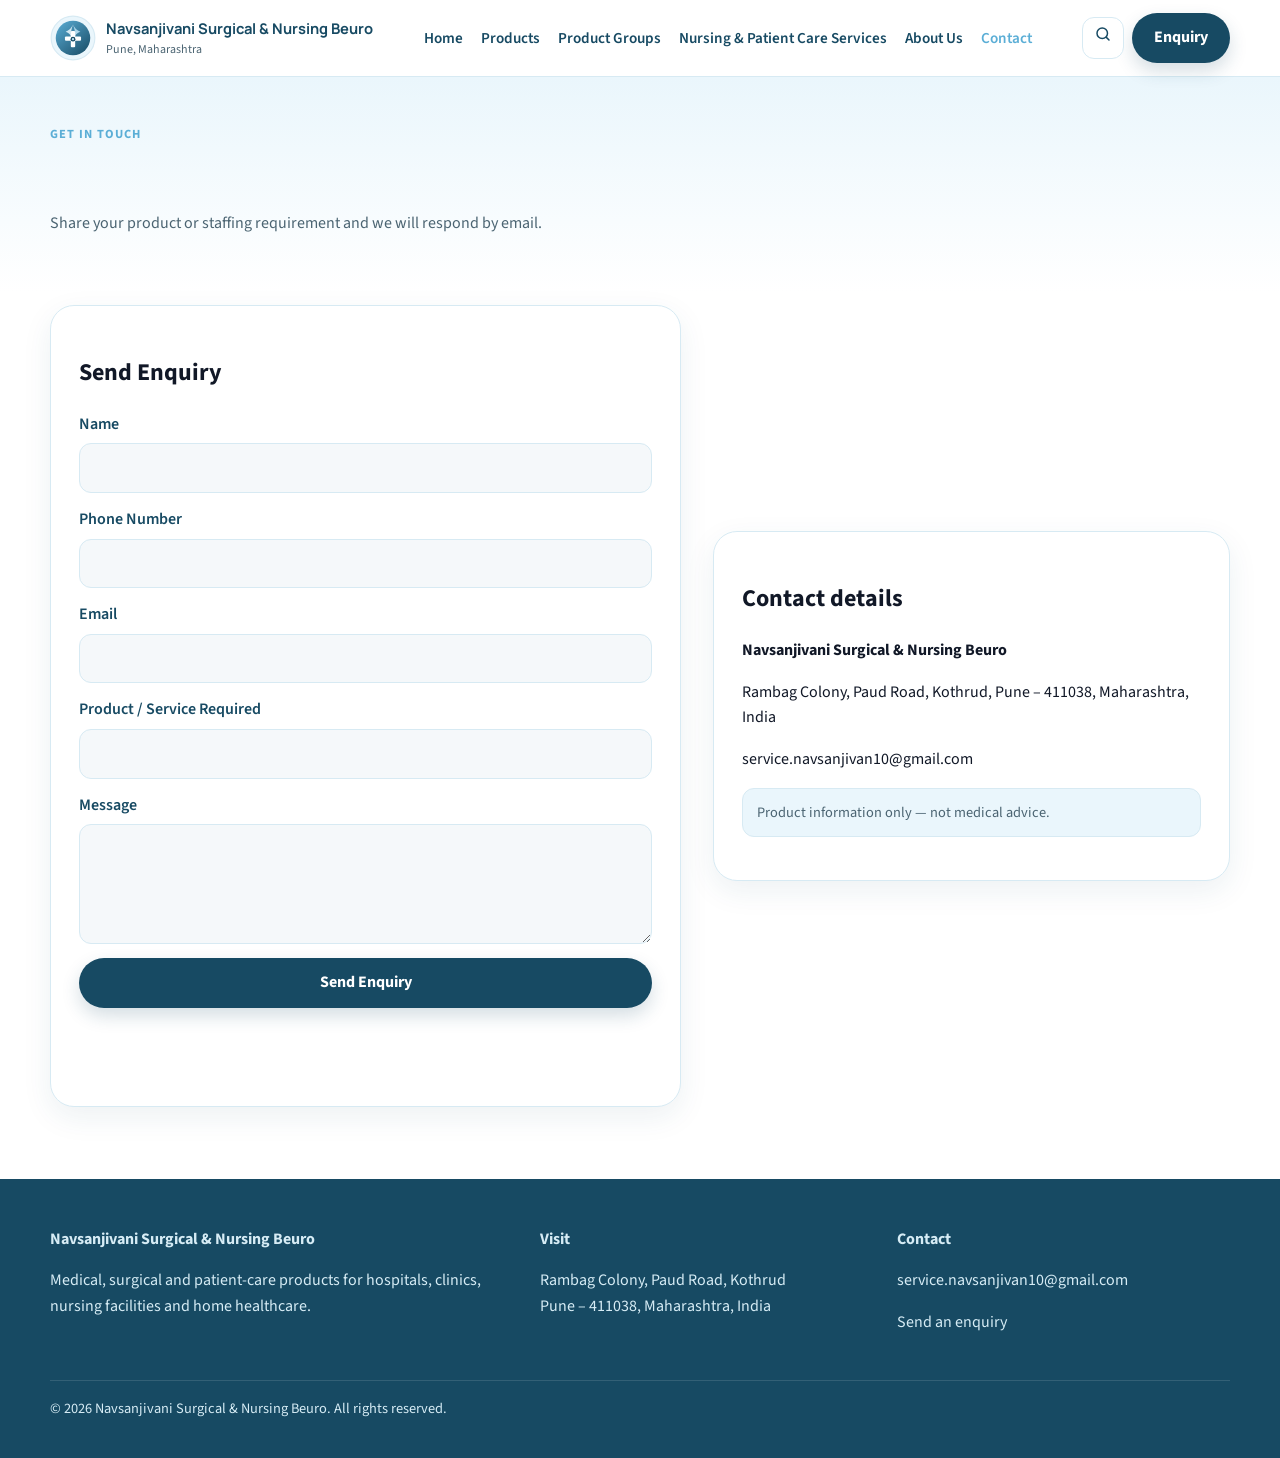
<file: contact.html>
<!DOCTYPE html>
<html lang="en">
<head>
  <meta charset="UTF-8">
  <meta name="viewport" content="width=device-width, initial-scale=1">
  <title>Contact | Navsanjivani Surgical &amp; Nursing Beuro</title>
  <meta name="description" content="Send an enquiry to Navsanjivani Surgical &amp; Nursing Beuro in Kothrud, Pune for medical products, surgical supplies and patient-care services.">
  <link rel="icon" href="assets/logo.svg" type="image/svg+xml">
  <link rel="preconnect" href="https://fonts.googleapis.com">
  <link rel="preconnect" href="https://fonts.gstatic.com" crossorigin>
  <link href="https://fonts.googleapis.com/css2?family=Manrope:wght@600;700;800&family=Source+Sans+3:wght@400;600;700&display=swap" rel="stylesheet">
  <link rel="stylesheet" href="css/styles.css">
</head>
<body>
  <a class="skip-link" href="#main">Skip to content</a>
  <header class="site-header">
    <div class="container header-inner">
      <a class="brand" href="index.html">
        <img src="assets/logo.svg" alt="Navsanjivani Surgical &amp; Nursing Beuro logo" width="46" height="46">
        <span class="brand-text">
          <strong>Navsanjivani Surgical &amp; Nursing Beuro</strong>
          <span>Pune, Maharashtra</span>
        </span>
      </a>
      <nav class="nav" aria-label="Primary">
        <a href="index.html">Home</a>
        <a href="products.html">Products</a>
        <a href="product-groups.html">Product Groups</a>
        <a href="services.html">Nursing &amp; Patient Care Services</a>
        <a href="about.html">About Us</a>
        <a href="contact.html" aria-current="page">Contact</a>
      </nav>
      <div class="header-actions">
        <div class="search-wrap">
          <button class="search-toggle" type="button" aria-expanded="false" aria-controls="search-panel" aria-label="Open search">
            <svg width="18" height="18" viewBox="0 0 24 24" fill="none" aria-hidden="true"><circle cx="11" cy="11" r="7" stroke="currentColor" stroke-width="2"/><path d="M20 20l-3.5-3.5" stroke="currentColor" stroke-width="2" stroke-linecap="round"/></svg>
          </button>
          <div class="search-panel" id="search-panel">
            <label for="site-search">Search products</label>
            <input id="site-search" type="search" placeholder="Search wheelchairs, beds, monitors...">
            <ul class="search-results" id="search-results"></ul>
          </div>
        </div>
        <a class="btn btn-primary" href="contact.html">Enquiry</a>
        <button class="menu-toggle" type="button" aria-expanded="false" aria-controls="mobile-nav" aria-label="Open menu">
          <svg width="18" height="18" viewBox="0 0 24 24" fill="none" aria-hidden="true"><path d="M4 7h16M4 12h16M4 17h16" stroke="currentColor" stroke-width="2" stroke-linecap="round"/></svg>
        </button>
      </div>
    </div>
    <nav class="mobile-nav container" id="mobile-nav" aria-label="Mobile">
      <a href="index.html">Home</a>
      <a href="products.html">Products</a>
      <a href="product-groups.html">Product Groups</a>
      <a href="services.html">Nursing &amp; Patient Care Services</a>
      <a href="about.html">About Us</a>
      <a href="contact.html">Contact</a>
    </nav>
  </header>

  <main id="main">
    <section class="page-hero">
      <div class="container">
        <p class="section-kicker">Get in touch</p>
        <h1 class="section-title reveal float-title">Contact / Enquiry</h1>
        <p class="section-lead">Share your product or staffing requirement and we will respond by email.</p>
      </div>
    </section>
    <section class="section" style="padding-top:12px">
      <div class="container contact-grid">
        <div class="form-card">
          <h2>Send Enquiry</h2>
          <form id="enquiry-form" novalidate>
            <div class="form-grid">
              <label>Name<input name="name" type="text" autocomplete="name" required></label>
              <label>Phone Number<input name="phone" type="tel" autocomplete="tel" required></label>
              <label>Email<input name="email" type="email" autocomplete="email" required></label>
              <label>Product / Service Required<input id="required" name="required" type="text" required></label>
              <label>Message<textarea name="message" required></textarea></label>
              <button class="btn btn-primary" type="submit">Send Enquiry</button>
              <p class="form-status" id="form-status" role="status"></p>
            </div>
          </form>
        </div>
        <div class="info-card">
          <h2>Contact details</h2>
          <p><strong>Navsanjivani Surgical &amp; Nursing Beuro</strong></p>
          <p>Rambag Colony, Paud Road, Kothrud, Pune – 411038, Maharashtra, India</p>
          <p><a href="mailto:service.navsanjivan10@gmail.com">service.navsanjivan10@gmail.com</a></p>
          <p class="disclaimer">Product information only — not medical advice.</p>
        </div>
      </div>
    </section>
  </main>

  <footer class="site-footer">
    <div class="container">
      <div class="footer-grid">
        <div>
          <strong>Navsanjivani Surgical &amp; Nursing Beuro</strong>
          <p>Medical, surgical and patient-care products for hospitals, clinics, nursing facilities and home healthcare.</p>
        </div>
        <div>
          <strong>Visit</strong>
          <p>Rambag Colony, Paud Road, Kothrud<br>Pune – 411038, Maharashtra, India</p>
        </div>
        <div>
          <strong>Contact</strong>
          <p><a href="mailto:service.navsanjivan10@gmail.com">service.navsanjivan10@gmail.com</a></p>
          <p><a href="contact.html">Send an enquiry</a></p>
        </div>
      </div>
      <p class="copyright">&copy; <span data-year></span> Navsanjivani Surgical &amp; Nursing Beuro. All rights reserved.</p>
    </div>
  </footer>
  <script src="js/data.js"></script>
  <script src="js/main.js"></script>
</body>
</html>
</file>
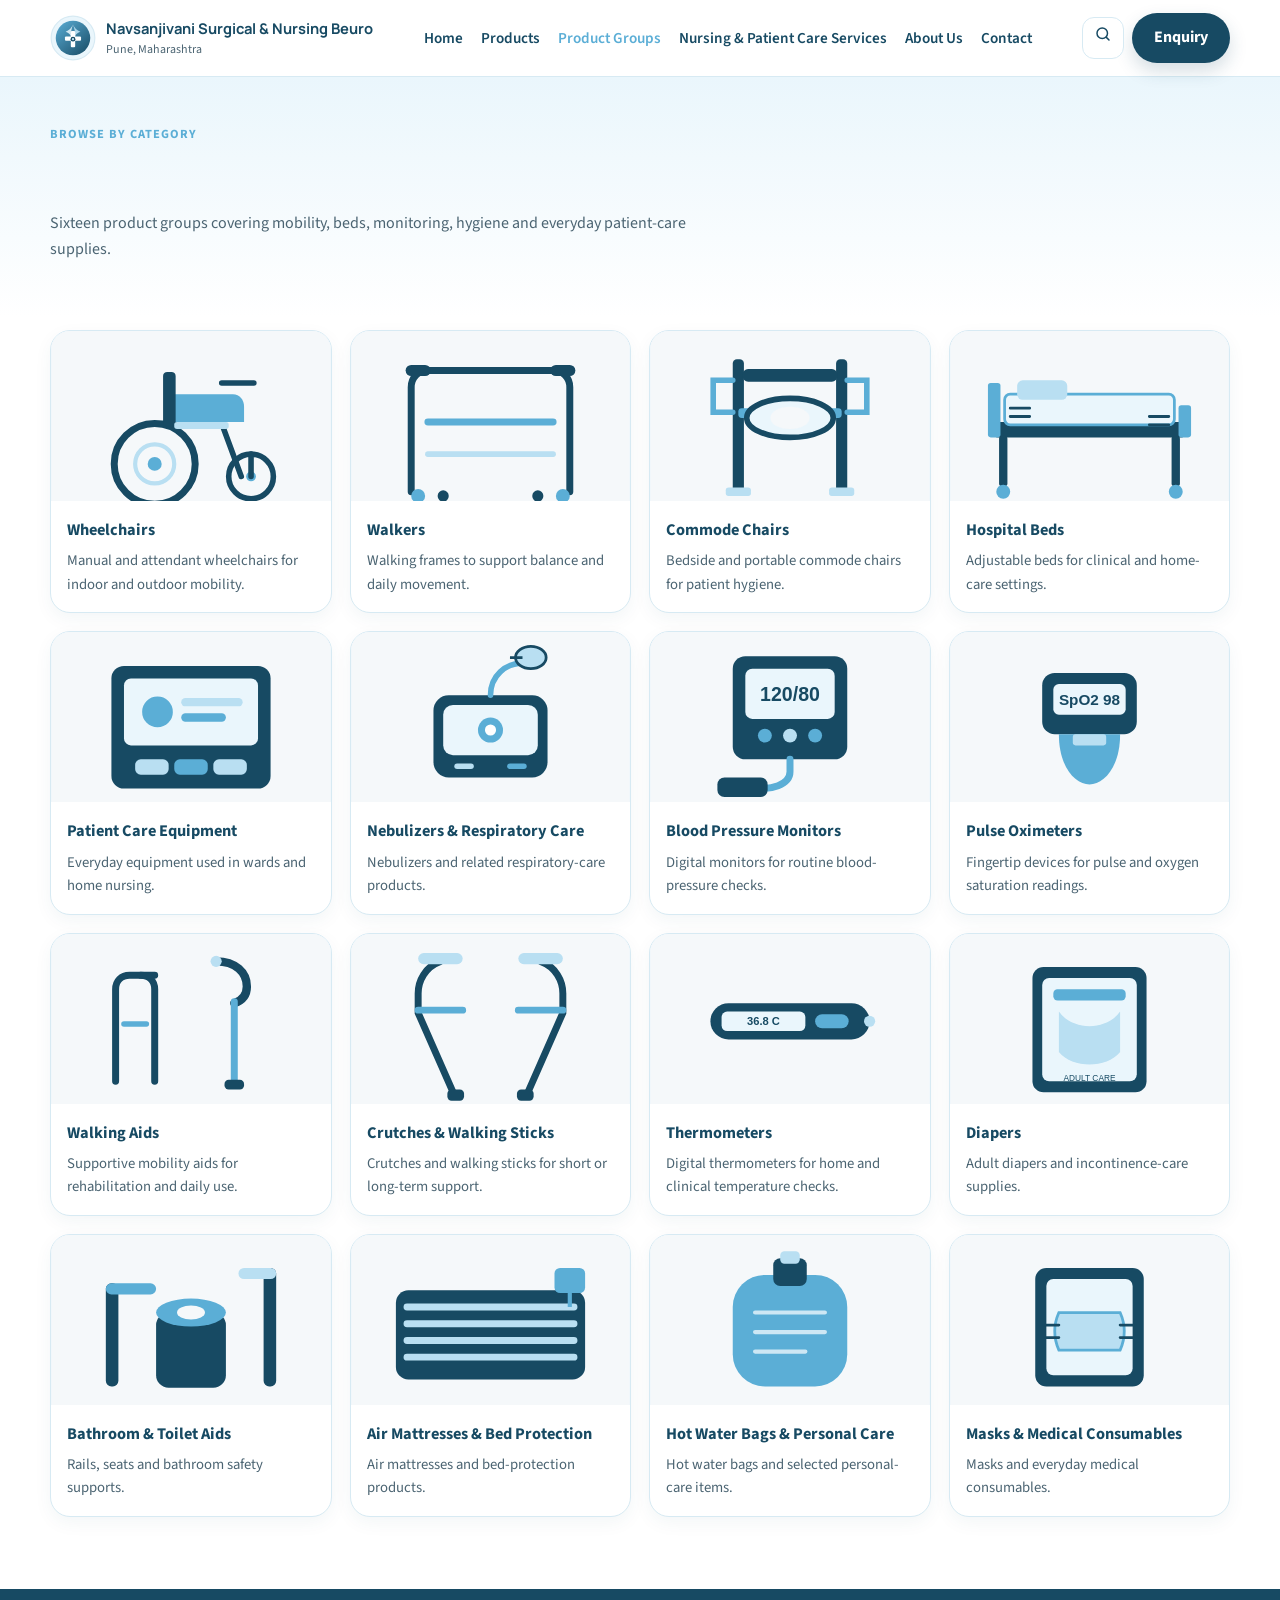
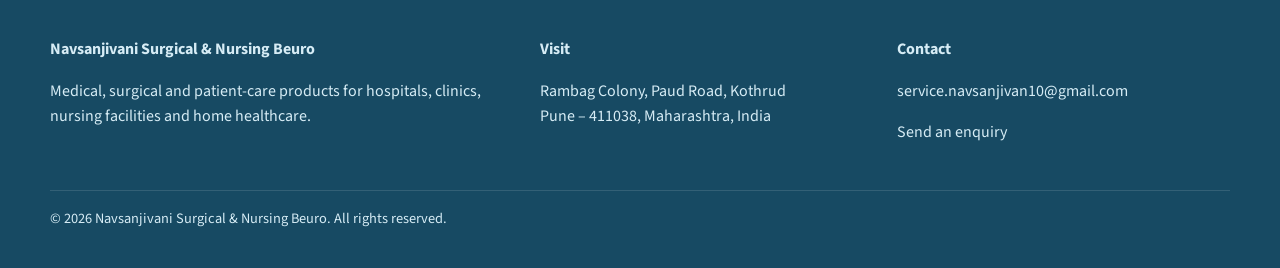
<file: product-groups.html>
<!DOCTYPE html>
<html lang="en">
<head>
  <meta charset="UTF-8">
  <meta name="viewport" content="width=device-width, initial-scale=1">
  <title>Product Groups | Navsanjivani Surgical &amp; Nursing Beuro</title>
  <meta name="description" content="Explore product groups from Navsanjivani Surgical &amp; Nursing Beuro including wheelchairs, hospital beds, nebulizers, monitors and patient-care supplies.">
  <link rel="icon" href="assets/logo.svg" type="image/svg+xml">
  <link rel="preconnect" href="https://fonts.googleapis.com">
  <link rel="preconnect" href="https://fonts.gstatic.com" crossorigin>
  <link href="https://fonts.googleapis.com/css2?family=Manrope:wght@600;700;800&family=Source+Sans+3:wght@400;600;700&display=swap" rel="stylesheet">
  <link rel="stylesheet" href="css/styles.css">
</head>
<body>
  <a class="skip-link" href="#main">Skip to content</a>
  <header class="site-header">
    <div class="container header-inner">
      <a class="brand" href="index.html">
        <img src="assets/logo.svg" alt="Navsanjivani Surgical &amp; Nursing Beuro logo" width="46" height="46">
        <span class="brand-text">
          <strong>Navsanjivani Surgical &amp; Nursing Beuro</strong>
          <span>Pune, Maharashtra</span>
        </span>
      </a>
      <nav class="nav" aria-label="Primary">
        <a href="index.html">Home</a>
        <a href="products.html">Products</a>
        <a href="product-groups.html" aria-current="page">Product Groups</a>
        <a href="services.html">Nursing &amp; Patient Care Services</a>
        <a href="about.html">About Us</a>
        <a href="contact.html">Contact</a>
      </nav>
      <div class="header-actions">
        <div class="search-wrap">
          <button class="search-toggle" type="button" aria-expanded="false" aria-controls="search-panel" aria-label="Open search">
            <svg width="18" height="18" viewBox="0 0 24 24" fill="none" aria-hidden="true"><circle cx="11" cy="11" r="7" stroke="currentColor" stroke-width="2"/><path d="M20 20l-3.5-3.5" stroke="currentColor" stroke-width="2" stroke-linecap="round"/></svg>
          </button>
          <div class="search-panel" id="search-panel">
            <label for="site-search">Search products</label>
            <input id="site-search" type="search" placeholder="Search wheelchairs, beds, monitors...">
            <ul class="search-results" id="search-results"></ul>
          </div>
        </div>
        <a class="btn btn-primary" href="contact.html">Enquiry</a>
        <button class="menu-toggle" type="button" aria-expanded="false" aria-controls="mobile-nav" aria-label="Open menu">
          <svg width="18" height="18" viewBox="0 0 24 24" fill="none" aria-hidden="true"><path d="M4 7h16M4 12h16M4 17h16" stroke="currentColor" stroke-width="2" stroke-linecap="round"/></svg>
        </button>
      </div>
    </div>
    <nav class="mobile-nav container" id="mobile-nav" aria-label="Mobile">
      <a href="index.html">Home</a>
      <a href="products.html">Products</a>
      <a href="product-groups.html">Product Groups</a>
      <a href="services.html">Nursing &amp; Patient Care Services</a>
      <a href="about.html">About Us</a>
      <a href="contact.html">Contact</a>
    </nav>
  </header>

  <main id="main">
    <section class="page-hero">
      <div class="container">
        <p class="section-kicker">Browse by category</p>
        <h1 class="section-title reveal float-title">Product Groups</h1>
        <p class="section-lead">Sixteen product groups covering mobility, beds, monitoring, hygiene and everyday patient-care supplies.</p>
      </div>
    </section>
    <section class="section" style="padding-top:12px">
      <div class="container">
        <div class="card-grid" data-product-grid="groups"></div>
      </div>
    </section>
  </main>

  <footer class="site-footer">
    <div class="container">
      <div class="footer-grid">
        <div>
          <strong>Navsanjivani Surgical &amp; Nursing Beuro</strong>
          <p>Medical, surgical and patient-care products for hospitals, clinics, nursing facilities and home healthcare.</p>
        </div>
        <div>
          <strong>Visit</strong>
          <p>Rambag Colony, Paud Road, Kothrud<br>Pune – 411038, Maharashtra, India</p>
        </div>
        <div>
          <strong>Contact</strong>
          <p><a href="mailto:service.navsanjivan10@gmail.com">service.navsanjivan10@gmail.com</a></p>
          <p><a href="contact.html">Send an enquiry</a></p>
        </div>
      </div>
      <p class="copyright">&copy; <span data-year></span> Navsanjivani Surgical &amp; Nursing Beuro. All rights reserved.</p>
    </div>
  </footer>
  <script src="js/data.js"></script>
  <script src="js/main.js"></script>
</body>
</html>
</file>
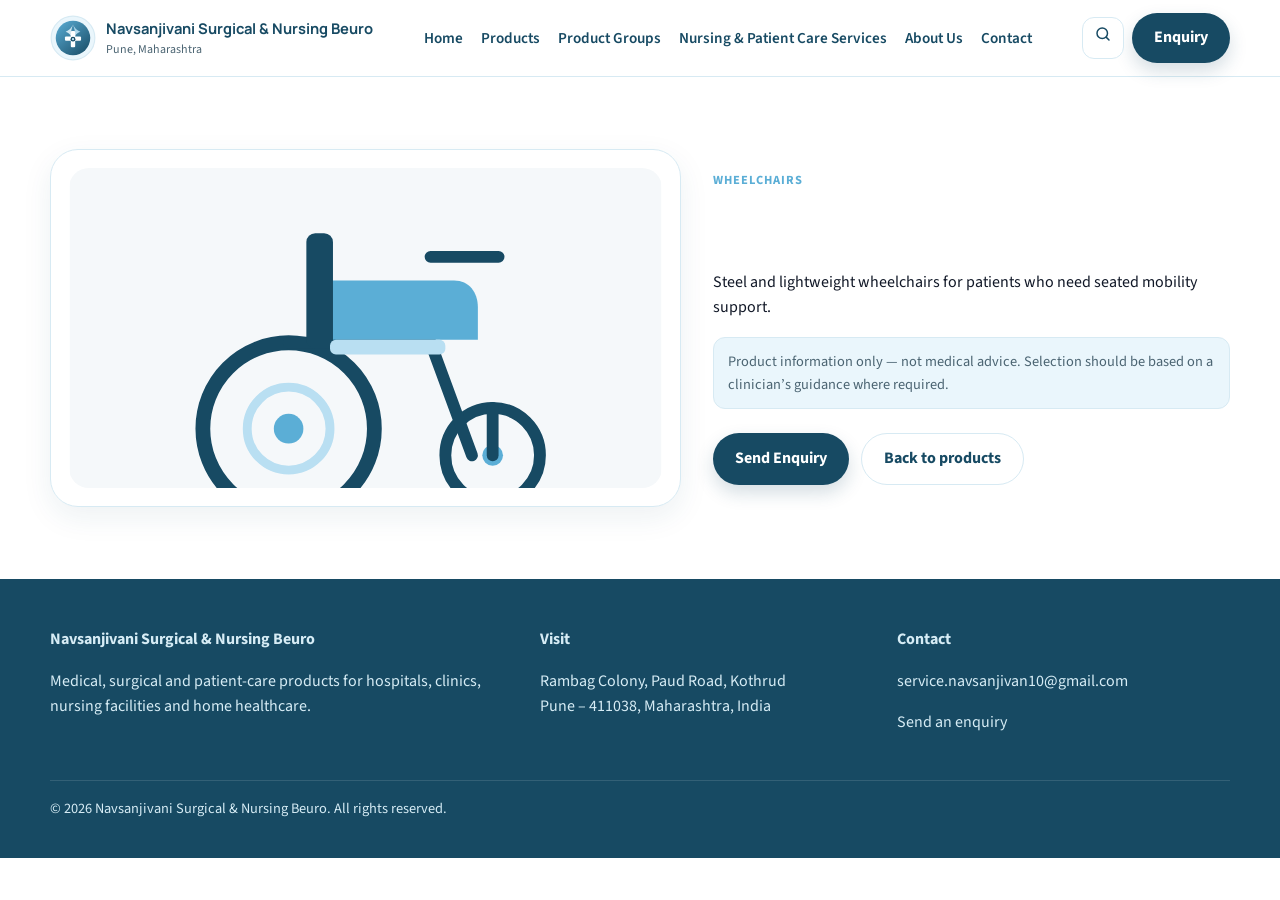
<file: product.html>
<!DOCTYPE html>
<html lang="en">
<head>
  <meta charset="UTF-8">
  <meta name="viewport" content="width=device-width, initial-scale=1">
  <title>Product | Navsanjivani Surgical &amp; Nursing Beuro</title>
  <meta name="description" content="Product information from Navsanjivani Surgical &amp; Nursing Beuro. Product information only — not medical advice.">
  <link rel="icon" href="assets/logo.svg" type="image/svg+xml">
  <link rel="preconnect" href="https://fonts.googleapis.com">
  <link rel="preconnect" href="https://fonts.gstatic.com" crossorigin>
  <link href="https://fonts.googleapis.com/css2?family=Manrope:wght@600;700;800&family=Source+Sans+3:wght@400;600;700&display=swap" rel="stylesheet">
  <link rel="stylesheet" href="css/styles.css">
</head>
<body>
  <a class="skip-link" href="#main">Skip to content</a>
  <header class="site-header">
    <div class="container header-inner">
      <a class="brand" href="index.html">
        <img src="assets/logo.svg" alt="Navsanjivani Surgical &amp; Nursing Beuro logo" width="46" height="46">
        <span class="brand-text">
          <strong>Navsanjivani Surgical &amp; Nursing Beuro</strong>
          <span>Pune, Maharashtra</span>
        </span>
      </a>
      <nav class="nav" aria-label="Primary">
        <a href="index.html">Home</a>
        <a href="products.html">Products</a>
        <a href="product-groups.html">Product Groups</a>
        <a href="services.html">Nursing &amp; Patient Care Services</a>
        <a href="about.html">About Us</a>
        <a href="contact.html">Contact</a>
      </nav>
      <div class="header-actions">
        <div class="search-wrap">
          <button class="search-toggle" type="button" aria-expanded="false" aria-controls="search-panel" aria-label="Open search">
            <svg width="18" height="18" viewBox="0 0 24 24" fill="none" aria-hidden="true"><circle cx="11" cy="11" r="7" stroke="currentColor" stroke-width="2"/><path d="M20 20l-3.5-3.5" stroke="currentColor" stroke-width="2" stroke-linecap="round"/></svg>
          </button>
          <div class="search-panel" id="search-panel">
            <label for="site-search">Search products</label>
            <input id="site-search" type="search" placeholder="Search wheelchairs, beds, monitors...">
            <ul class="search-results" id="search-results"></ul>
          </div>
        </div>
        <a class="btn btn-primary" href="contact.html">Enquiry</a>
        <button class="menu-toggle" type="button" aria-expanded="false" aria-controls="mobile-nav" aria-label="Open menu">
          <svg width="18" height="18" viewBox="0 0 24 24" fill="none" aria-hidden="true"><path d="M4 7h16M4 12h16M4 17h16" stroke="currentColor" stroke-width="2" stroke-linecap="round"/></svg>
        </button>
      </div>
    </div>
    <nav class="mobile-nav container" id="mobile-nav" aria-label="Mobile">
      <a href="index.html">Home</a>
      <a href="products.html">Products</a>
      <a href="product-groups.html">Product Groups</a>
      <a href="services.html">Nursing &amp; Patient Care Services</a>
      <a href="about.html">About Us</a>
      <a href="contact.html">Contact</a>
    </nav>
  </header>

  <main id="main">
    <section class="section">
      <div class="container product-detail" data-product-detail></div>
    </section>
  </main>

  <footer class="site-footer">
    <div class="container">
      <div class="footer-grid">
        <div>
          <strong>Navsanjivani Surgical &amp; Nursing Beuro</strong>
          <p>Medical, surgical and patient-care products for hospitals, clinics, nursing facilities and home healthcare.</p>
        </div>
        <div>
          <strong>Visit</strong>
          <p>Rambag Colony, Paud Road, Kothrud<br>Pune – 411038, Maharashtra, India</p>
        </div>
        <div>
          <strong>Contact</strong>
          <p><a href="mailto:service.navsanjivan10@gmail.com">service.navsanjivan10@gmail.com</a></p>
          <p><a href="contact.html">Send an enquiry</a></p>
        </div>
      </div>
      <p class="copyright">&copy; <span data-year></span> Navsanjivani Surgical &amp; Nursing Beuro. All rights reserved.</p>
    </div>
  </footer>
  <script src="js/data.js"></script>
  <script src="js/main.js"></script>
</body>
</html>
</file>
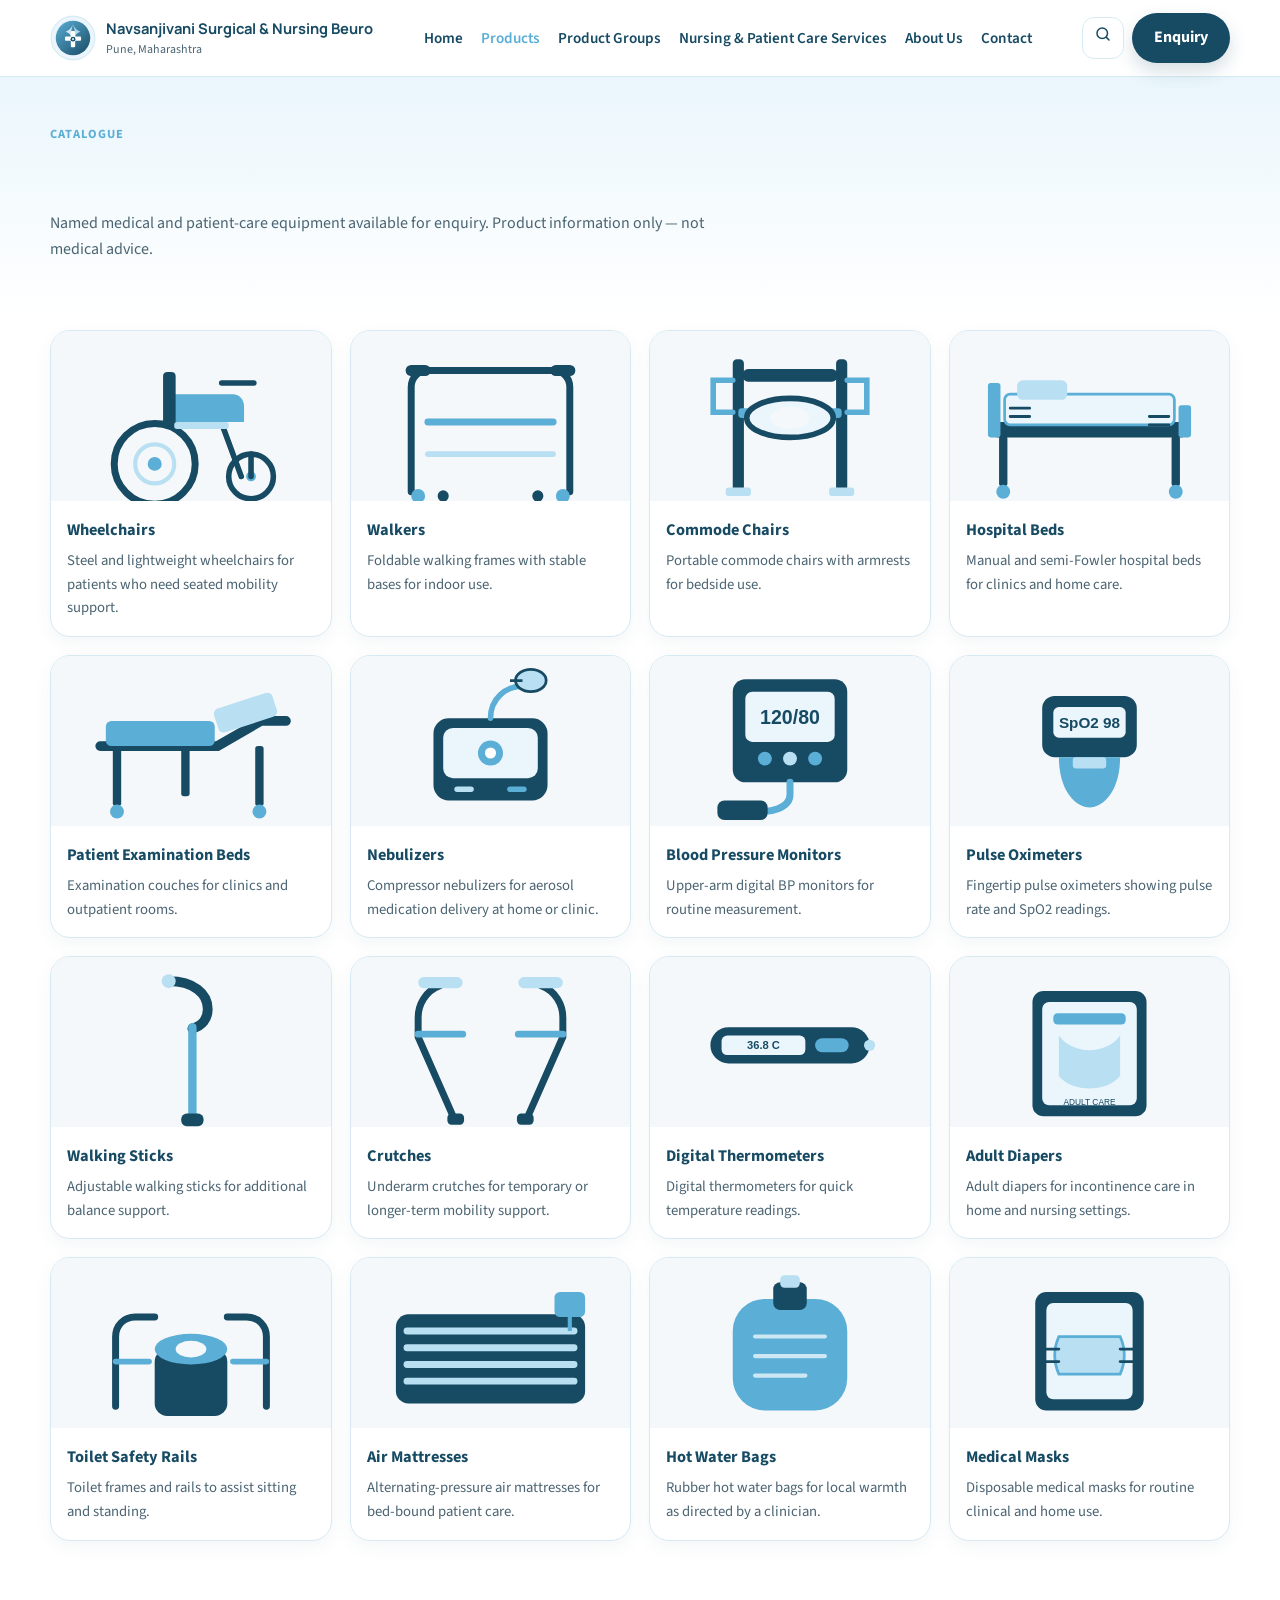
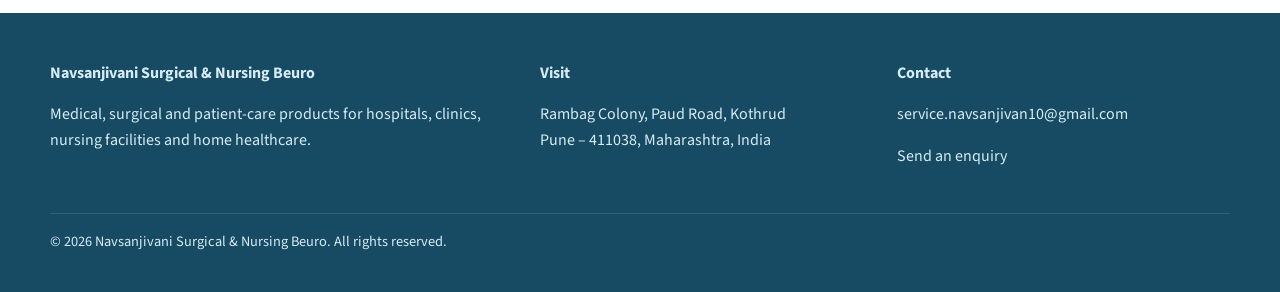
<file: products.html>
<!DOCTYPE html>
<html lang="en">
<head>
  <meta charset="UTF-8">
  <meta name="viewport" content="width=device-width, initial-scale=1">
  <title>Our Products | Navsanjivani Surgical &amp; Nursing Beuro</title>
  <meta name="description" content="Browse medical and surgical products from Navsanjivani Surgical &amp; Nursing Beuro, including wheelchairs, hospital beds, monitors and patient-care supplies in Pune.">
  <link rel="icon" href="assets/logo.svg" type="image/svg+xml">
  <link rel="preconnect" href="https://fonts.googleapis.com">
  <link rel="preconnect" href="https://fonts.gstatic.com" crossorigin>
  <link href="https://fonts.googleapis.com/css2?family=Manrope:wght@600;700;800&family=Source+Sans+3:wght@400;600;700&display=swap" rel="stylesheet">
  <link rel="stylesheet" href="css/styles.css">
</head>
<body>
  <a class="skip-link" href="#main">Skip to content</a>
  <header class="site-header">
    <div class="container header-inner">
      <a class="brand" href="index.html">
        <img src="assets/logo.svg" alt="Navsanjivani Surgical &amp; Nursing Beuro logo" width="46" height="46">
        <span class="brand-text">
          <strong>Navsanjivani Surgical &amp; Nursing Beuro</strong>
          <span>Pune, Maharashtra</span>
        </span>
      </a>
      <nav class="nav" aria-label="Primary">
        <a href="index.html">Home</a>
        <a href="products.html" aria-current="page">Products</a>
        <a href="product-groups.html">Product Groups</a>
        <a href="services.html">Nursing &amp; Patient Care Services</a>
        <a href="about.html">About Us</a>
        <a href="contact.html">Contact</a>
      </nav>
      <div class="header-actions">
        <div class="search-wrap">
          <button class="search-toggle" type="button" aria-expanded="false" aria-controls="search-panel" aria-label="Open search">
            <svg width="18" height="18" viewBox="0 0 24 24" fill="none" aria-hidden="true"><circle cx="11" cy="11" r="7" stroke="currentColor" stroke-width="2"/><path d="M20 20l-3.5-3.5" stroke="currentColor" stroke-width="2" stroke-linecap="round"/></svg>
          </button>
          <div class="search-panel" id="search-panel">
            <label for="site-search">Search products</label>
            <input id="site-search" type="search" placeholder="Search wheelchairs, beds, monitors...">
            <ul class="search-results" id="search-results"></ul>
          </div>
        </div>
        <a class="btn btn-primary" href="contact.html">Enquiry</a>
        <button class="menu-toggle" type="button" aria-expanded="false" aria-controls="mobile-nav" aria-label="Open menu">
          <svg width="18" height="18" viewBox="0 0 24 24" fill="none" aria-hidden="true"><path d="M4 7h16M4 12h16M4 17h16" stroke="currentColor" stroke-width="2" stroke-linecap="round"/></svg>
        </button>
      </div>
    </div>
    <nav class="mobile-nav container" id="mobile-nav" aria-label="Mobile">
      <a href="index.html">Home</a>
      <a href="products.html">Products</a>
      <a href="product-groups.html">Product Groups</a>
      <a href="services.html">Nursing &amp; Patient Care Services</a>
      <a href="about.html">About Us</a>
      <a href="contact.html">Contact</a>
    </nav>
  </header>

  <main id="main">
    <section class="page-hero">
      <div class="container">
        <p class="section-kicker">Catalogue</p>
        <h1 class="section-title reveal float-title">Our Products</h1>
        <p class="section-lead">Named medical and patient-care equipment available for enquiry. Product information only — not medical advice.</p>
      </div>
    </section>
    <section class="section" style="padding-top:12px">
      <div class="container">
        <div class="card-grid" data-product-grid="products"></div>
      </div>
    </section>
  </main>

  <footer class="site-footer">
    <div class="container">
      <div class="footer-grid">
        <div>
          <strong>Navsanjivani Surgical &amp; Nursing Beuro</strong>
          <p>Medical, surgical and patient-care products for hospitals, clinics, nursing facilities and home healthcare.</p>
        </div>
        <div>
          <strong>Visit</strong>
          <p>Rambag Colony, Paud Road, Kothrud<br>Pune – 411038, Maharashtra, India</p>
        </div>
        <div>
          <strong>Contact</strong>
          <p><a href="mailto:service.navsanjivan10@gmail.com">service.navsanjivan10@gmail.com</a></p>
          <p><a href="contact.html">Send an enquiry</a></p>
        </div>
      </div>
      <p class="copyright">&copy; <span data-year></span> Navsanjivani Surgical &amp; Nursing Beuro. All rights reserved.</p>
    </div>
  </footer>
  <script src="js/data.js"></script>
  <script src="js/main.js"></script>
</body>
</html>
</file>
<file: css/styles.css>
:root {
  --primary-blue: #b9dff2;
  --soft-blue: #eaf6fc;
  --medium-blue: #5baed6;
  --dark-blue: #174a63;
  --white: #ffffff;
  --dark-text: #111827;
  --light-gray: #f5f8fa;
  --border: #d7eaf3;
  --muted: #4b6472;
  --shadow: 0 10px 30px rgba(23, 74, 99, 0.08);
  --radius: 18px;
  --max: 1180px;
  --header-h: 76px;
}

*,
*::before,
*::after {
  box-sizing: border-box;
}

html {
  scroll-behavior: smooth;
}

body {
  margin: 0;
  font-family: "Source Sans 3", "Segoe UI", sans-serif;
  color: var(--dark-text);
  background: var(--white);
  line-height: 1.6;
}

img {
  max-width: 100%;
  height: auto;
  display: block;
}

a {
  color: inherit;
  text-decoration: none;
}

button,
input,
select,
textarea {
  font: inherit;
}

.skip-link {
  position: absolute;
  left: 12px;
  top: -48px;
  background: var(--dark-blue);
  color: var(--white);
  padding: 8px 12px;
  z-index: 100;
  border-radius: 8px;
}

.skip-link:focus {
  top: 12px;
}

.container {
  width: min(var(--max), calc(100% - 32px));
  margin: 0 auto;
}

.section {
  padding: 72px 0;
}

.section-kicker {
  color: var(--medium-blue);
  font-weight: 700;
  letter-spacing: 0.08em;
  text-transform: uppercase;
  font-size: 0.78rem;
  margin: 0 0 8px;
}

.section-title {
  font-family: "Manrope", sans-serif;
  font-size: clamp(1.7rem, 3vw, 2.4rem);
  line-height: 1.2;
  color: var(--dark-blue);
  margin: 0 0 12px;
}

.section-lead {
  color: var(--muted);
  max-width: 680px;
  margin: 0 0 32px;
}

.center {
  text-align: center;
}

.center .section-lead {
  margin-left: auto;
  margin-right: auto;
}

.btn {
  display: inline-flex;
  align-items: center;
  justify-content: center;
  gap: 8px;
  border: 0;
  border-radius: 999px;
  padding: 12px 22px;
  font-weight: 700;
  cursor: pointer;
  transition: transform 0.2s ease, box-shadow 0.2s ease, background 0.2s ease;
}

.btn:hover {
  transform: translateY(-2px);
}

.btn-primary {
  background: var(--dark-blue);
  color: var(--white);
  box-shadow: 0 8px 18px rgba(23, 74, 99, 0.18);
}

.btn-secondary {
  background: var(--white);
  color: var(--dark-blue);
  border: 1px solid var(--border);
}

.btn-accent {
  background: var(--medium-blue);
  color: var(--white);
}

.site-header {
  position: sticky;
  top: 0;
  z-index: 50;
  background: rgba(255, 255, 255, 0.94);
  backdrop-filter: blur(12px);
  border-bottom: 1px solid var(--border);
}

.header-inner {
  min-height: var(--header-h);
  display: flex;
  align-items: center;
  justify-content: space-between;
  gap: 16px;
}

.brand {
  display: flex;
  align-items: center;
  gap: 10px;
  min-width: 0;
}

.brand img {
  width: 46px;
  height: 46px;
}

.brand-text {
  display: flex;
  flex-direction: column;
  min-width: 0;
}

.brand-text strong {
  font-family: "Manrope", sans-serif;
  font-size: 0.92rem;
  color: var(--dark-blue);
  white-space: nowrap;
  overflow: hidden;
  text-overflow: ellipsis;
}

.brand-text span {
  font-size: 0.75rem;
  color: var(--muted);
}

.nav {
  display: flex;
  align-items: center;
  gap: 18px;
}

.nav a {
  font-weight: 600;
  font-size: 0.95rem;
  color: var(--dark-blue);
}

.nav a:hover,
.nav a[aria-current="page"] {
  color: var(--medium-blue);
}

.header-actions {
  display: flex;
  align-items: center;
  gap: 8px;
}

.search-wrap {
  position: relative;
}

.search-toggle,
.menu-toggle {
  width: 42px;
  height: 42px;
  border: 1px solid var(--border);
  background: var(--white);
  border-radius: 12px;
  cursor: pointer;
  color: var(--dark-blue);
}

.search-panel {
  position: absolute;
  right: 0;
  top: calc(100% + 8px);
  width: min(320px, 80vw);
  background: var(--white);
  border: 1px solid var(--border);
  border-radius: 12px;
  padding: 10px;
  box-shadow: var(--shadow);
  display: none;
}

.search-panel.open {
  display: block;
}

.search-panel input {
  width: 100%;
  border: 1px solid var(--border);
  border-radius: 8px;
  padding: 10px 12px;
}

.search-results {
  margin: 8px 0 0;
  padding: 0;
  list-style: none;
  max-height: 240px;
  overflow: auto;
}

.search-results a {
  display: block;
  padding: 8px;
  border-radius: 8px;
}

.search-results a:hover {
  background: var(--soft-blue);
}

.menu-toggle {
  display: none;
}

.hero {
  background:
    linear-gradient(120deg, rgba(234, 246, 252, 0.94) 0%, rgba(185, 223, 242, 0.72) 48%, rgba(255, 255, 255, 0.4) 100%),
    url("https://images.unsplash.com/photo-1516549655169-df83a0774514?auto=format&fit=crop&w=1600&q=80") center/cover no-repeat;
  padding: 72px 0 80px;
}

.hero-grid {
  display: grid;
  grid-template-columns: 1.1fr 0.9fr;
  gap: 40px;
  align-items: center;
}

.hero h1 {
  font-family: "Manrope", sans-serif;
  font-size: clamp(2rem, 4.4vw, 3.4rem);
  line-height: 1.15;
  color: var(--dark-blue);
  margin: 0 0 16px;
}

.hero p {
  font-size: 1.08rem;
  color: var(--muted);
  max-width: 560px;
}

.hero-actions {
  display: flex;
  flex-wrap: wrap;
  gap: 12px;
  margin-top: 24px;
}

.hero-card {
  background: rgba(255, 255, 255, 0.88);
  border: 1px solid var(--border);
  border-radius: 28px;
  padding: 18px;
  box-shadow: var(--shadow);
}

.hero-card img {
  width: 100%;
  height: 320px;
  object-fit: cover;
  border-radius: 20px;
}

.trust-row {
  display: grid;
  grid-template-columns: repeat(4, 1fr);
  gap: 16px;
  margin-top: -36px;
  position: relative;
  z-index: 2;
}

.trust-item {
  background: var(--white);
  border: 1px solid var(--border);
  border-radius: var(--radius);
  padding: 18px;
  box-shadow: var(--shadow);
}

.trust-item strong {
  display: block;
  color: var(--dark-blue);
}

.card-grid {
  display: grid;
  grid-template-columns: repeat(4, 1fr);
  gap: 18px;
}

.card {
  background: var(--white);
  border: 1px solid var(--border);
  border-radius: 20px;
  overflow: hidden;
  box-shadow: 0 6px 18px rgba(23, 74, 99, 0.05);
  transition: transform 0.2s ease, box-shadow 0.2s ease;
  color: inherit;
}

.card:hover {
  transform: translateY(-6px);
  box-shadow: var(--shadow);
}

.card img,
.card .thumb {
  width: 100%;
  height: 170px;
  object-fit: cover;
  background: var(--soft-blue);
}

.card-body {
  padding: 16px;
}

.card h3 {
  margin: 0 0 6px;
  font-size: 1.02rem;
  color: var(--dark-blue);
}

.card p {
  margin: 0;
  color: var(--muted);
  font-size: 0.92rem;
}

.alt {
  background: linear-gradient(180deg, var(--soft-blue), var(--white));
}

.service-grid {
  display: grid;
  grid-template-columns: repeat(4, 1fr);
  gap: 18px;
}

.service-card img {
  height: 190px;
}

.about-grid,
.contact-grid,
.product-detail {
  display: grid;
  grid-template-columns: 1.1fr 0.9fr;
  gap: 32px;
  align-items: center;
}

.about-panel,
.form-card,
.info-card {
  background: var(--white);
  border: 1px solid var(--border);
  border-radius: 24px;
  padding: 28px;
  box-shadow: var(--shadow);
}

.form-grid {
  display: grid;
  gap: 14px;
}

label {
  display: grid;
  gap: 6px;
  font-weight: 600;
  color: var(--dark-blue);
}

input,
select,
textarea {
  border: 1px solid var(--border);
  border-radius: 12px;
  padding: 11px 12px;
  background: var(--light-gray);
}

textarea {
  min-height: 120px;
  resize: vertical;
}

.form-status {
  min-height: 24px;
  font-weight: 600;
}

.form-status.ok {
  color: #0f6b4c;
}

.form-status.err {
  color: #9b1c1c;
}

.disclaimer {
  font-size: 0.9rem;
  color: var(--muted);
  background: var(--soft-blue);
  border: 1px solid var(--border);
  border-radius: 12px;
  padding: 12px 14px;
}

.site-footer {
  background: var(--dark-blue);
  color: #d6ecf5;
  padding: 48px 0 24px;
}

.footer-grid {
  display: grid;
  grid-template-columns: 1.4fr 1fr 1fr;
  gap: 24px;
}

.site-footer a:hover {
  color: var(--primary-blue);
}

.copyright {
  border-top: 1px solid rgba(255, 255, 255, 0.12);
  margin-top: 28px;
  padding-top: 16px;
  font-size: 0.9rem;
}

.reveal {
  opacity: 0;
  transform: translateY(18px);
  animation: rise 0.7s ease forwards;
}

.float-title {
  animation: floaty 4.5s ease-in-out infinite;
}

.page-hero {
  background: linear-gradient(180deg, var(--soft-blue), var(--white));
  padding: 48px 0 24px;
}

.filter-bar {
  display: flex;
  flex-wrap: wrap;
  gap: 8px;
  margin-bottom: 24px;
}

.chip {
  border: 1px solid var(--border);
  background: var(--white);
  color: var(--dark-blue);
  border-radius: 999px;
  padding: 8px 14px;
  cursor: pointer;
  font-weight: 600;
}

.chip.active {
  background: var(--dark-blue);
  color: var(--white);
}

.mobile-nav {
  display: none;
}

@media (max-width: 1100px) {
  .card-grid,
  .service-grid,
  .trust-row {
    grid-template-columns: repeat(3, 1fr);
  }
}

@media (max-width: 860px) {
  .nav {
    display: none;
  }

  .menu-toggle {
    display: inline-flex;
    align-items: center;
    justify-content: center;
  }

  .mobile-nav.open {
    display: grid;
    gap: 12px;
    padding: 8px 16px 16px;
  }

  .hero-grid,
  .about-grid,
  .contact-grid,
  .product-detail,
  .footer-grid {
    grid-template-columns: 1fr;
  }

  .card-grid,
  .service-grid,
  .trust-row {
    grid-template-columns: repeat(2, 1fr);
  }

  .hero-card img {
    height: 240px;
  }
}

@media (max-width: 560px) {
  .card-grid,
  .service-grid {
    grid-template-columns: 1fr;
  }

  .trust-row {
    grid-template-columns: 1fr 1fr;
  }

  .header-actions .btn {
    display: none;
  }
}

@media (prefers-reduced-motion: reduce) {
  html {
    scroll-behavior: auto;
  }

  .reveal,
  .float-title,
  .card,
  .btn {
    animation: none !important;
    transition: none !important;
    transform: none !important;
    opacity: 1 !important;
  }
}

@keyframes rise {
  to {
    opacity: 1;
    transform: translateY(0);
  }
}

@keyframes floaty {
  0%,
  100% {
    transform: translateY(0);
  }
  50% {
    transform: translateY(-10px);
  }
}
</file>
